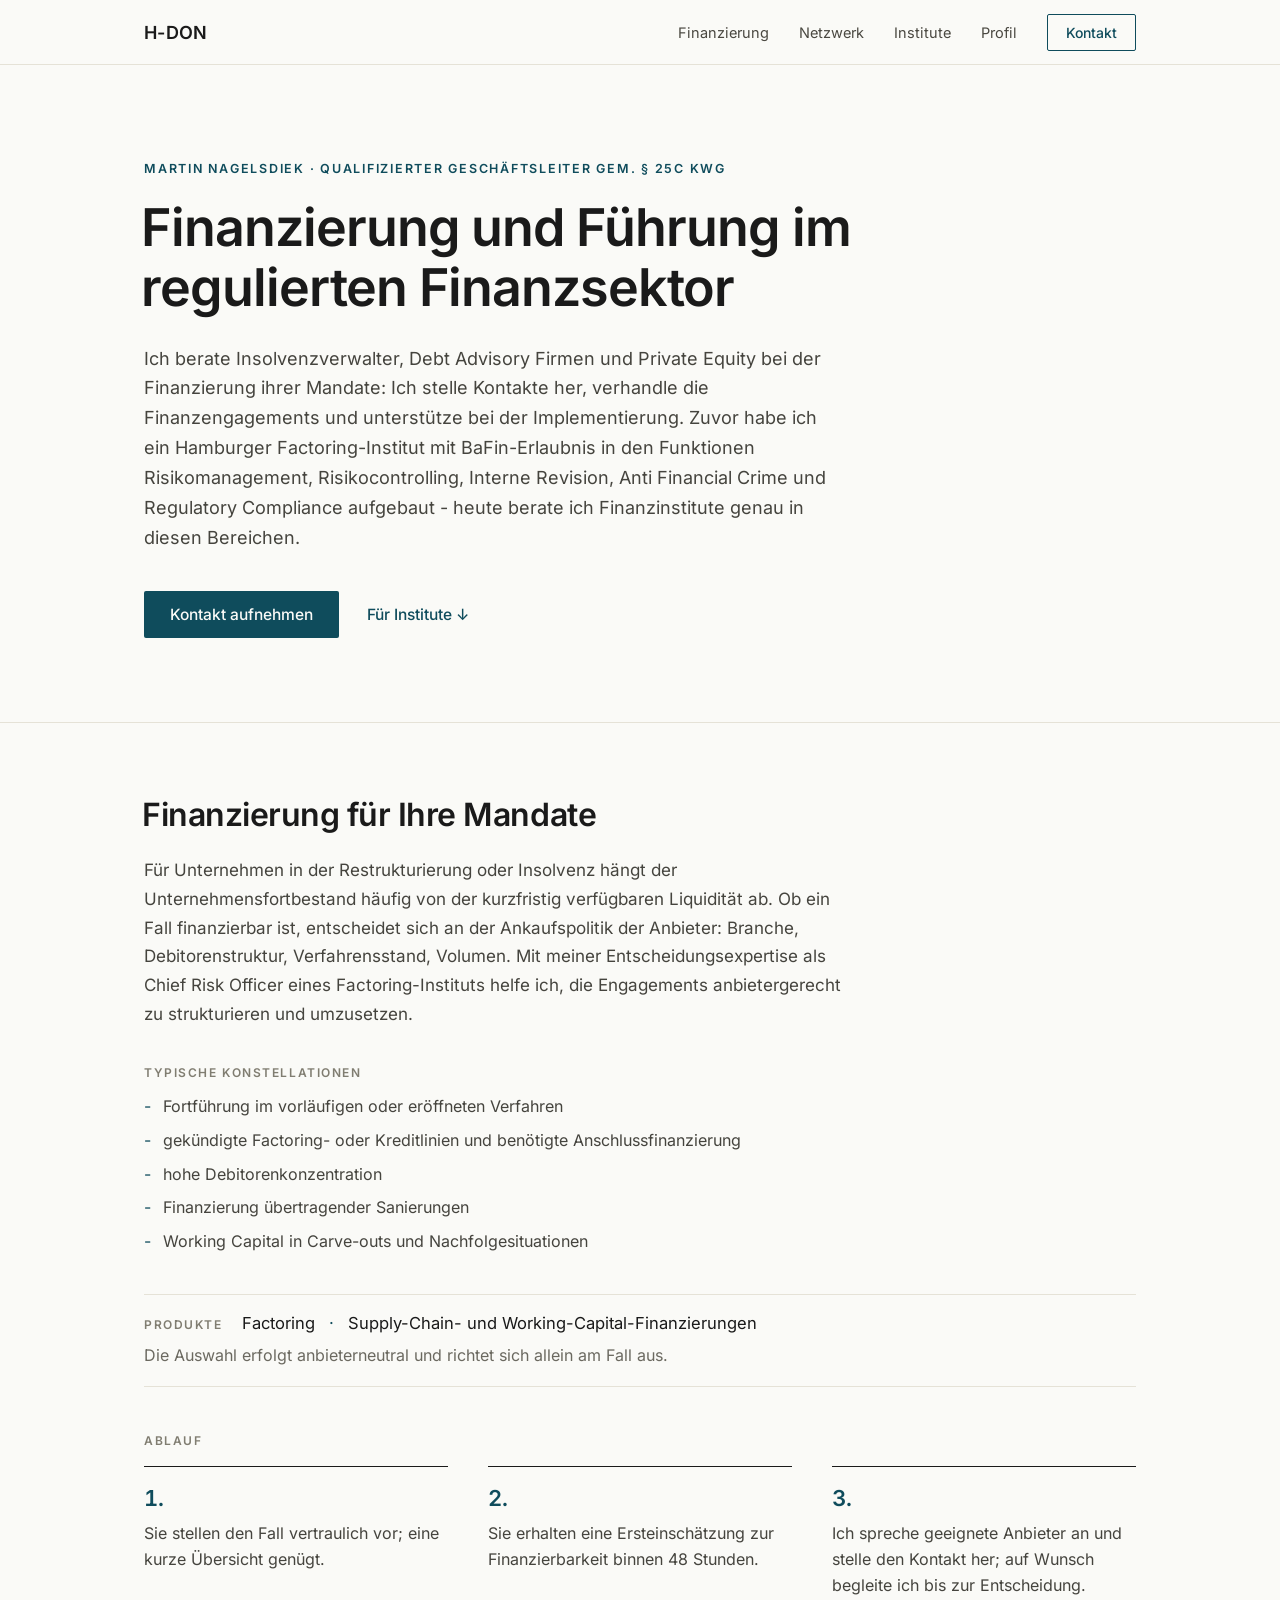
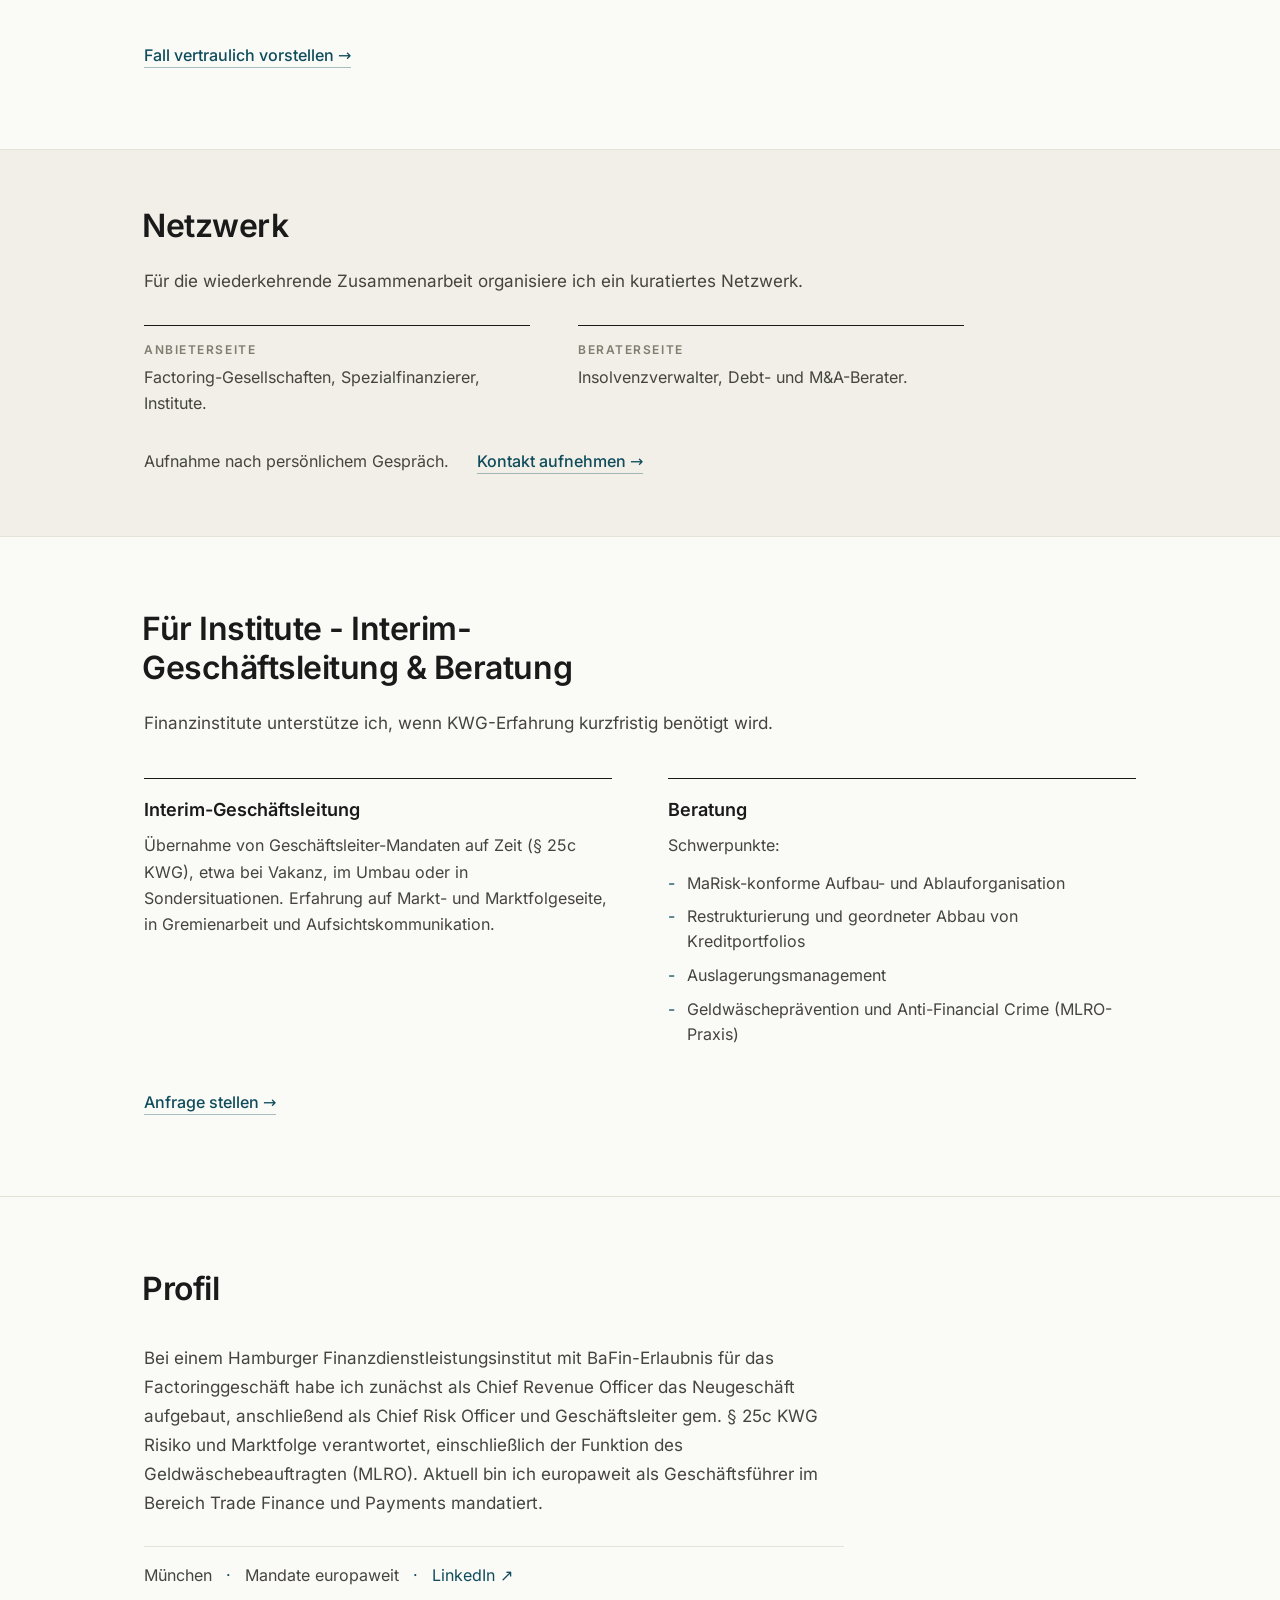
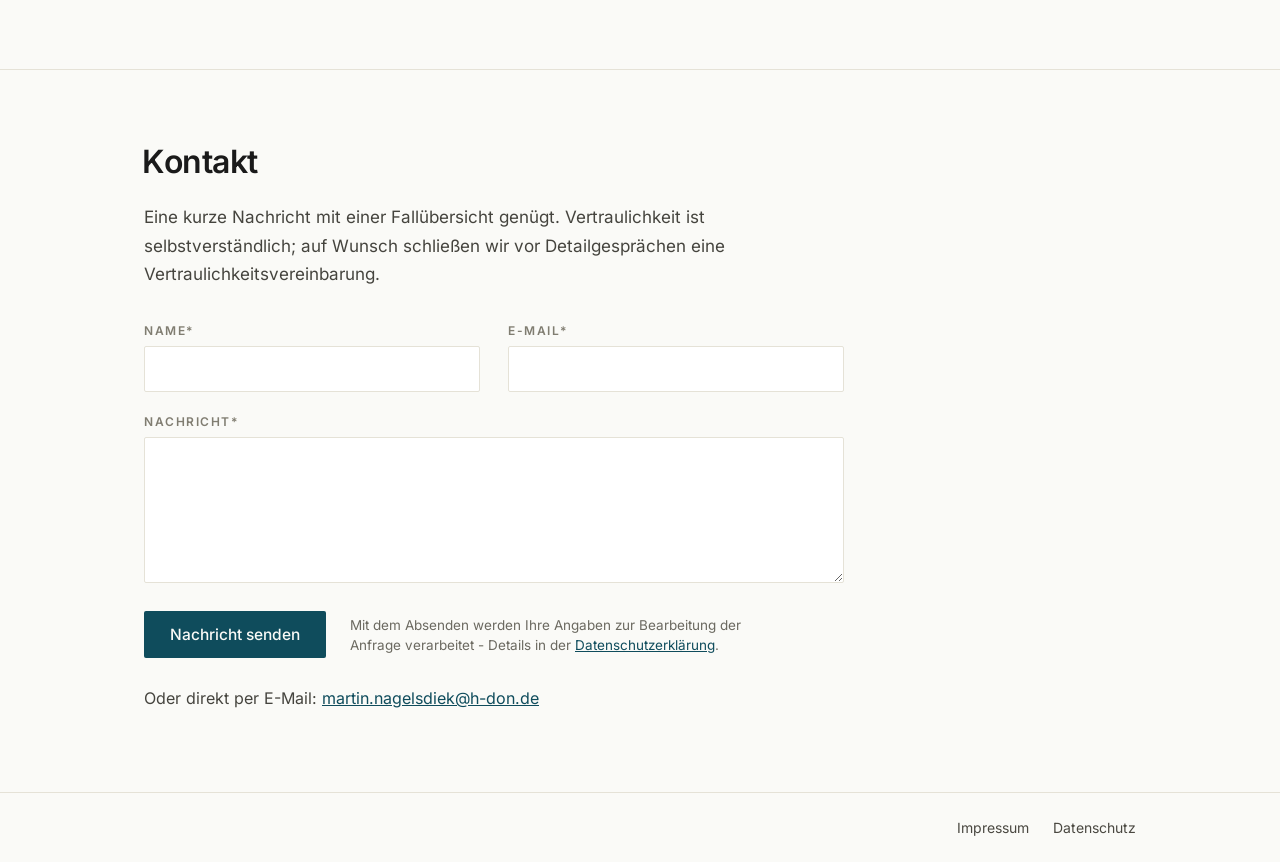
<file: index.html>
<!DOCTYPE html>
<html lang="de">
<head>
<meta charset="utf-8">
<meta http-equiv="Content-Security-Policy" content="default-src 'none'; script-src 'self'; style-src 'self'; img-src 'self' data:; font-src 'self' data:; connect-src https://api-eu1.hsforms.com; form-action 'self'; base-uri 'none'; object-src 'none'; upgrade-insecure-requests">
<meta name="referrer" content="strict-origin-when-cross-origin">
<meta name="viewport" content="width=device-width, initial-scale=1">
<title>H-DON · Martin Nagelsdiek - Finanzierung und Führung im regulierten Finanzsektor</title>
<meta name="description" content="Finanzierungslösungen für Insolvenzverwalter, Debt Advisors und Private Equity. Interim-Geschäftsleitung (§ 25c KWG) und Beratung für Finanzinstitute: Risikomanagement, Regulatory Compliance, Anti-Financial-Crime.">
<meta property="og:title" content="H-DON · Martin Nagelsdiek">
<meta property="og:description" content="Finanzierung für Restrukturierungs- und Insolvenzmandate. Interim-Geschäftsleitung und Beratung für Finanzinstitute.">
<meta property="og:locale" content="de_DE">
<link rel="icon" href="favicon.svg" type="image/svg+xml">
<link rel="stylesheet" href="styles.css">
</head>
<body>

<header>
  <div class="wrap header-inner">
    <a class="brand" href="#top">H-DON</a>
    <nav aria-label="Hauptnavigation">
      <a class="nav-link" href="#finanzierung">Finanzierung</a>
      <a class="nav-link" href="#netzwerk">Netzwerk</a>
      <a class="nav-link" href="#institute">Institute</a>
      <a class="nav-link" href="#profil">Profil</a>
      <a class="nav-cta" href="#kontakt">Kontakt</a>
    </nav>
  </div>
</header>

<main id="top">

<section class="hero">
  <div class="wrap">
    <div class="kicker">Martin Nagelsdiek · Qualifizierter Geschäftsleiter gem. § 25c KWG</div>
    <h1>Finanzierung und Führung im regulierten Finanzsektor</h1>
    <!-- Alternative Headline (Variante B aus dem Design):
    <h1>Finanzierungslösungen für Insolvenzverwalter und Debt Advisors. Führung für Finanzinstitute.</h1>
    -->
    <p class="lead">Ich berate Insolvenzverwalter, Debt Advisory Firmen und Private Equity bei der Finanzierung ihrer Mandate: Ich stelle Kontakte her, verhandle die Finanzengagements und unterstütze bei der Implementierung. Zuvor habe ich ein Hamburger Factoring-Institut mit BaFin-Erlaubnis in den Funktionen Risikomanagement, Risikocontrolling, Interne Revision, Anti Financial Crime und Regulatory Compliance aufgebaut - heute berate ich Finanzinstitute genau in diesen Bereichen.</p>
    <div class="hero-ctas">
      <a class="btn-primary" href="#kontakt">Kontakt aufnehmen</a>
      <a class="hero-sec" href="#institute">Für Institute ↓</a>
    </div>
  </div>
</section>

<section class="u-border-top-1px-solid-var-line-2d94" id="finanzierung">
  <div class="wrap section-inner">
    <h2>Finanzierung für Ihre Mandate</h2>
    <p class="copy">Für Unternehmen in der Restrukturierung oder Insolvenz hängt der Unternehmensfortbestand häufig von der kurzfristig verfügbaren Liquidität ab. Ob ein Fall finanzierbar ist, entscheidet sich an der Ankaufspolitik der Anbieter: Branche, Debitorenstruktur, Verfahrensstand, Volumen. Mit meiner Entscheidungsexpertise als Chief Risk Officer eines Factoring-Instituts helfe ich, die Engagements anbietergerecht zu strukturieren und umzusetzen.</p>
    <div class="u-margin-top-36px-d34d">
      <div class="u-margin-bottom-14px-2b58 label">Typische Konstellationen</div>
      <div class="dash-list">
        <div><span class="d">-</span><span>Fortführung im vorläufigen oder eröffneten Verfahren</span></div>
        <div><span class="d">-</span><span>gekündigte Factoring- oder Kreditlinien und benötigte Anschlussfinanzierung</span></div>
        <div><span class="d">-</span><span>hohe Debitorenkonzentration</span></div>
        <div><span class="d">-</span><span>Finanzierung übertragender Sanierungen</span></div>
        <div><span class="d">-</span><span>Working Capital in Carve-outs und Nachfolgesituationen</span></div>
      </div>
    </div>
    <div class="products">
      <div class="products-row">
        <span class="label">Produkte</span>
        <span class="products-list"><span>Factoring</span><span class="dot">·</span><span>Supply-Chain- und Working-Capital-Finanzierungen</span></span>
      </div>
      <div class="products-note">Die Auswahl erfolgt anbieterneutral und richtet sich allein am Fall aus.</div>
    </div>
    <div class="u-margin-bottom-18px-905d label">Ablauf</div>
    <div class="steps">
      <div class="step">
        <div class="step-num">1.</div>
        <div class="step-text">Sie stellen den Fall vertraulich vor; eine kurze Übersicht genügt.</div>
      </div>
      <div class="step">
        <div class="step-num">2.</div>
        <div class="step-text">Sie erhalten eine Ersteinschätzung zur Finanzierbarkeit binnen 48 Stunden.</div>
      </div>
      <div class="step">
        <div class="step-num">3.</div>
        <div class="step-text">Ich spreche geeignete Anbieter an und stelle den Kontakt her; auf Wunsch begleite ich bis zur Entscheidung.</div>
      </div>
    </div>
    <div class="u-margin-top-46px-1eb6">
      <a class="link-cta" href="#kontakt">Fall vertraulich vorstellen →</a>
    </div>
  </div>
</section>

<section id="netzwerk" class="netzwerk">
  <div class="wrap section-inner">
    <h2>Netzwerk</h2>
    <p class="u-margin-bottom-30px-3b4f copy">Für die wiederkehrende Zusammenarbeit organisiere ich ein kuratiertes Netzwerk.</p>
    <div class="cols-2">
      <div class="col-card">
        <div class="label">Anbieterseite</div>
        <div class="body">Factoring-Gesellschaften, Spezialfinanzierer, Institute.</div>
      </div>
      <div class="col-card">
        <div class="label">Beraterseite</div>
        <div class="body">Insolvenzverwalter, Debt- und M&amp;A-Berater.</div>
      </div>
    </div>
    <div class="inline-row">
      <span class="plain">Aufnahme nach persönlichem Gespräch.</span>
      <a class="link-cta" href="#kontakt">Kontakt aufnehmen →</a>
    </div>
  </div>
</section>

<section id="institute">
  <div class="wrap section-inner">
    <h2 class="u-max-width-26ch-ca03">Für Institute - Interim-Geschäftsleitung &amp; Beratung</h2>
    <p class="u-margin-bottom-40px-8c92 copy">Finanzinstitute unterstütze ich, wenn KWG-Erfahrung kurzfristig benötigt wird.</p>
    <div class="inst-cols">
      <div class="inst-card">
        <div class="title">Interim-Geschäftsleitung</div>
        <div class="body">Übernahme von Geschäftsleiter-Mandaten auf Zeit (§ 25c KWG), etwa bei Vakanz, im Umbau oder in Sondersituationen. Erfahrung auf Markt- und Marktfolgeseite, in Gremienarbeit und Aufsichtskommunikation.</div>
      </div>
      <div class="inst-card">
        <div class="title">Beratung</div>
        <div class="body">Schwerpunkte:</div>
        <div class="dash-list">
          <div><span class="d">-</span><span>MaRisk-konforme Aufbau- und Ablauforganisation</span></div>
          <div><span class="d">-</span><span>Restrukturierung und geordneter Abbau von Kreditportfolios</span></div>
          <div><span class="d">-</span><span>Auslagerungsmanagement</span></div>
          <div><span class="d">-</span><span>Geldwäscheprävention und Anti-Financial Crime (MLRO-Praxis)</span></div>
        </div>
      </div>
    </div>
    <div class="u-margin-top-46px-1eb6">
      <a class="link-cta" href="#kontakt">Anfrage stellen →</a>
    </div>
  </div>
</section>

<section class="u-border-top-1px-solid-var-line-2d94" id="profil">
  <div class="wrap section-inner">
    <h2 class="u-margin-bottom-36px-a5ad">Profil</h2>
    <div class="u-max-width-700px-bcaa profil-text">
      <p class="copy">Bei einem Hamburger Finanzdienstleistungsinstitut mit BaFin-Erlaubnis für das Factoringgeschäft habe ich zunächst als Chief Revenue Officer das Neugeschäft aufgebaut, anschließend als Chief Risk Officer und Geschäftsleiter gem. § 25c KWG Risiko und Marktfolge verantwortet, einschließlich der Funktion des Geldwäschebeauftragten (MLRO). Aktuell bin ich europaweit als Geschäftsführer im Bereich Trade Finance und Payments mandatiert.</p>
      <div class="meta-row">
        <span>München</span><span class="dot">·</span><span>Mandate europaweit</span><span class="dot">·</span><a href="https://www.linkedin.com/in/nagelsdiek" target="_blank" rel="noopener">LinkedIn ↗</a>
      </div>
    </div>
  </div>
</section>

<section class="u-border-top-1px-solid-var-line-2d94" id="kontakt">
  <div class="wrap section-inner">
    <h2>Kontakt</h2>
    <p class="u-margin-bottom-34px-28e5 copy">Eine kurze Nachricht mit einer Fallübersicht genügt. Vertraulichkeit ist selbstverständlich; auf Wunsch schließen wir vor Detailgesprächen eine Vertraulichkeitsvereinbarung.</p>
    <div id="danke" hidden>Vielen Dank für Ihre Nachricht - ich melde mich zeitnah bei Ihnen.</div>
    <!-- Kontaktformular: statisches Formular, Submission per fetch an die HubSpot Forms API
         (kein Embed-Script, kein hubspotutk-Cookie; hutk wird bewusst nicht mitgesendet).
         HubSpot-Formular: Portal 148321681, Form-GUID 899cf51d-01e0-4478-83f9-d83457cd53a9
         (Felder: email, firstname, lastname, message). -->
    <form id="kontakt-form" class="kontakt-form" hidden>
      <input type="checkbox" name="botcheck" class="hp" tabindex="-1" autocomplete="off">
      <div class="form-grid">
        <div class="form-field">
          <label for="kf-name">Name*</label>
          <input id="kf-name" type="text" name="name" required autocomplete="name">
        </div>
        <div class="form-field">
          <label for="kf-email">E-Mail*</label>
          <input id="kf-email" type="email" name="email" required autocomplete="email">
        </div>
        <div class="form-field form-field-full">
          <label for="kf-nachricht">Nachricht*</label>
          <textarea id="kf-nachricht" name="nachricht" rows="6" required></textarea>
        </div>
      </div>
      <div class="form-footer">
        <button type="submit" class="btn-primary">Nachricht senden</button>
        <span class="form-hinweis">Mit dem Absenden werden Ihre Angaben zur Bearbeitung der Anfrage verarbeitet - Details in der <a href="datenschutz.html">Datenschutzerklärung</a>.</span>
      </div>
      <div id="fehler" hidden>Das Senden hat leider nicht geklappt. Bitte versuchen Sie es erneut oder schreiben Sie direkt an <a href="mailto:martin.nagelsdiek@h-don.de">martin.nagelsdiek@h-don.de</a>.</div>
    </form>
    <noscript><p class="form-alt">Das Kontaktformular benötigt JavaScript - Sie erreichen uns direkt per E-Mail (Adresse unten).</p></noscript>
    <p class="form-alt">Oder direkt per E-Mail: <a href="mailto:martin.nagelsdiek@h-don.de">martin.nagelsdiek@h-don.de</a></p>
  </div>
</section>

</main>

<footer>
  <div class="wrap footer-inner">
    <span class="footer-links">
      <a href="impressum.html">Impressum</a>
      <a href="datenschutz.html">Datenschutz</a>
    </span>
  </div>
</footer>

<script src="app.js" defer></script>

</body>
</html>
</file>
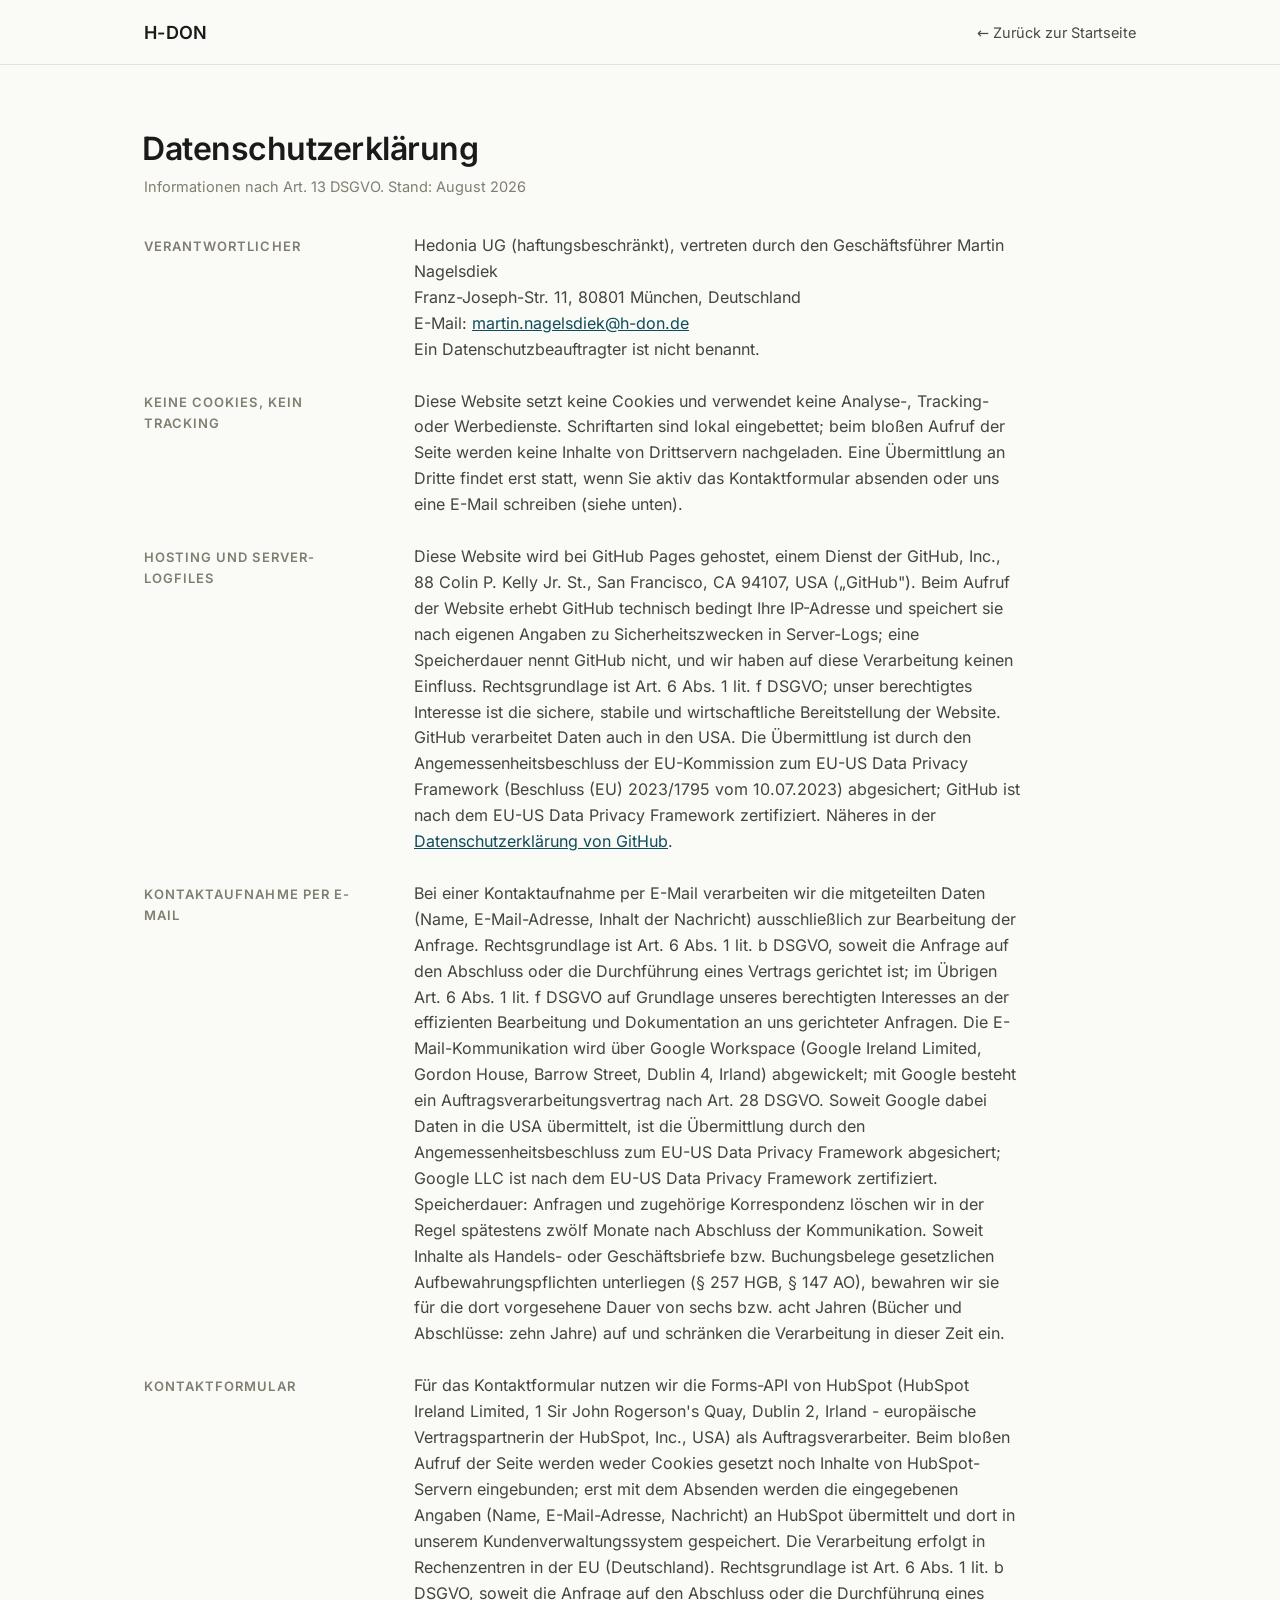
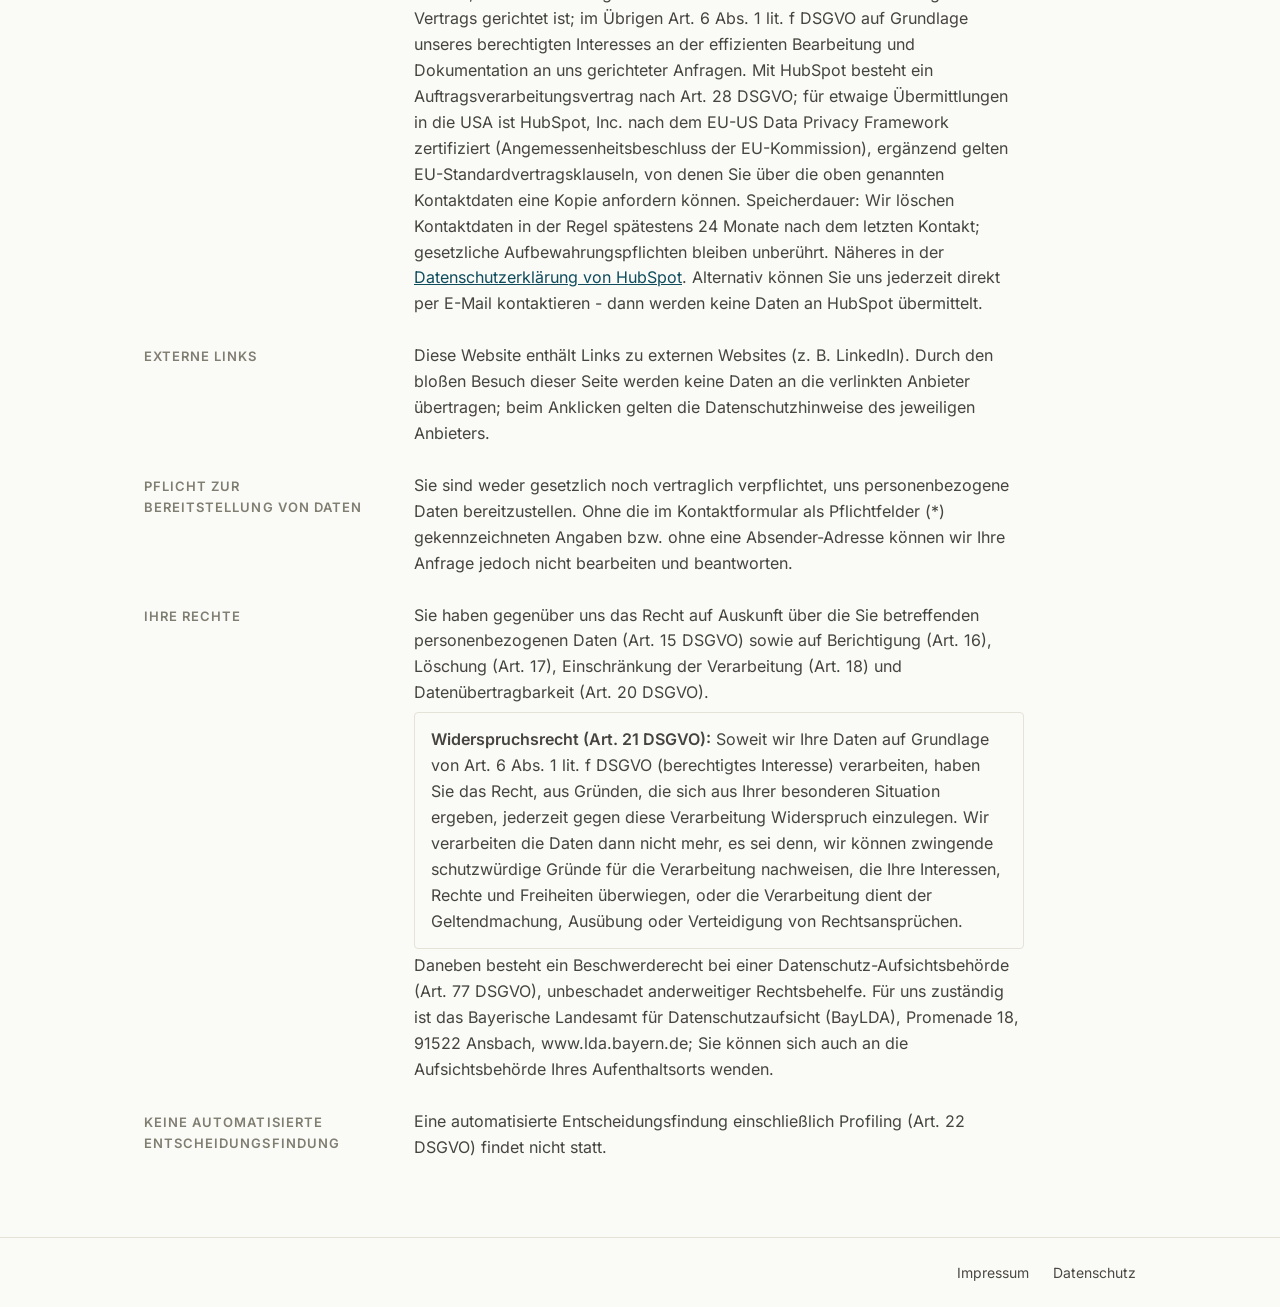
<file: datenschutz.html>
<!DOCTYPE html>
<html lang="de">
<head>
<meta charset="utf-8">
<meta http-equiv="Content-Security-Policy" content="default-src 'none'; script-src 'self'; style-src 'self'; img-src 'self' data:; font-src 'self' data:; connect-src https://api-eu1.hsforms.com; form-action 'self'; base-uri 'none'; object-src 'none'; upgrade-insecure-requests">
<meta name="referrer" content="strict-origin-when-cross-origin">
<meta name="viewport" content="width=device-width, initial-scale=1">
<title>Datenschutzerklärung · H-DON</title>
<meta name="description" content="Datenschutzerklärung der Hedonia UG (haftungsbeschränkt) für h-don.de.">
<link rel="icon" href="favicon.svg" type="image/svg+xml">
<link rel="stylesheet" href="styles.css">
</head>
<body>

<header>
  <div class="wrap header-inner">
    <a class="brand" href="index.html">H-DON</a>
    <nav aria-label="Hauptnavigation">
      <a class="nav-link" href="index.html">← Zurück zur Startseite</a>
    </nav>
  </div>
</header>

<main id="top">
<section class="legal" id="datenschutz">
  <div class="wrap legal-inner">
    <div class="legal-head">
      <h2 class="u-margin-0-0-0-2px-5990">Datenschutzerklärung</h2>
    </div>
    <p class="legal-note">Informationen nach Art. 13 DSGVO. Stand: August 2026</p>
    <div class="legal-grid">
      <div class="legal-label">Verantwortlicher</div>
      <div>Hedonia UG (haftungsbeschränkt), vertreten durch den Geschäftsführer Martin Nagelsdiek<br>Franz-Joseph-Str. 11, 80801 München, Deutschland<br>E-Mail: <a href="mailto:martin.nagelsdiek@h-don.de">martin.nagelsdiek@h-don.de</a><br>Ein Datenschutzbeauftragter ist nicht benannt.</div>

      <div class="legal-label">Keine Cookies, kein Tracking</div>
      <div>Diese Website setzt keine Cookies und verwendet keine Analyse-, Tracking- oder Werbedienste. Schriftarten sind lokal eingebettet; beim bloßen Aufruf der Seite werden keine Inhalte von Drittservern nachgeladen. Eine Übermittlung an Dritte findet erst statt, wenn Sie aktiv das Kontaktformular absenden oder uns eine E-Mail schreiben (siehe unten).</div>

      <div class="legal-label">Hosting und Server-Logfiles</div>
      <div>Diese Website wird bei GitHub Pages gehostet, einem Dienst der GitHub, Inc., 88 Colin P. Kelly Jr. St., San Francisco, CA 94107, USA („GitHub"). Beim Aufruf der Website erhebt GitHub technisch bedingt Ihre IP-Adresse und speichert sie nach eigenen Angaben zu Sicherheitszwecken in Server-Logs; eine Speicherdauer nennt GitHub nicht, und wir haben auf diese Verarbeitung keinen Einfluss. Rechtsgrundlage ist Art. 6 Abs. 1 lit. f DSGVO; unser berechtigtes Interesse ist die sichere, stabile und wirtschaftliche Bereitstellung der Website. GitHub verarbeitet Daten auch in den USA. Die Übermittlung ist durch den Angemessenheitsbeschluss der EU-Kommission zum EU-US Data Privacy Framework (Beschluss (EU) 2023/1795 vom 10.07.2023) abgesichert; GitHub ist nach dem EU-US Data Privacy Framework zertifiziert. Näheres in der <a href="https://docs.github.com/en/site-policy/privacy-policies/github-general-privacy-statement" target="_blank" rel="noopener">Datenschutzerklärung von GitHub</a>.</div>

      <div class="legal-label">Kontaktaufnahme per E-Mail</div>
      <div>Bei einer Kontaktaufnahme per E-Mail verarbeiten wir die mitgeteilten Daten (Name, E-Mail-Adresse, Inhalt der Nachricht) ausschließlich zur Bearbeitung der Anfrage. Rechtsgrundlage ist Art. 6 Abs. 1 lit. b DSGVO, soweit die Anfrage auf den Abschluss oder die Durchführung eines Vertrags gerichtet ist; im Übrigen Art. 6 Abs. 1 lit. f DSGVO auf Grundlage unseres berechtigten Interesses an der effizienten Bearbeitung und Dokumentation an uns gerichteter Anfragen. Die E-Mail-Kommunikation wird über Google Workspace (Google Ireland Limited, Gordon House, Barrow Street, Dublin 4, Irland) abgewickelt; mit Google besteht ein Auftragsverarbeitungsvertrag nach Art. 28 DSGVO. Soweit Google dabei Daten in die USA übermittelt, ist die Übermittlung durch den Angemessenheitsbeschluss zum EU-US Data Privacy Framework abgesichert; Google LLC ist nach dem EU-US Data Privacy Framework zertifiziert. Speicherdauer: Anfragen und zugehörige Korrespondenz löschen wir in der Regel spätestens zwölf Monate nach Abschluss der Kommunikation. Soweit Inhalte als Handels- oder Geschäftsbriefe bzw. Buchungsbelege gesetzlichen Aufbewahrungspflichten unterliegen (§ 257 HGB, § 147 AO), bewahren wir sie für die dort vorgesehene Dauer von sechs bzw. acht Jahren (Bücher und Abschlüsse: zehn Jahre) auf und schränken die Verarbeitung in dieser Zeit ein.</div>

      <div class="legal-label">Kontaktformular</div>
      <div>Für das Kontaktformular nutzen wir die Forms-API von HubSpot (HubSpot Ireland Limited, 1 Sir John Rogerson's Quay, Dublin 2, Irland - europäische Vertragspartnerin der HubSpot, Inc., USA) als Auftragsverarbeiter. Beim bloßen Aufruf der Seite werden weder Cookies gesetzt noch Inhalte von HubSpot-Servern eingebunden; erst mit dem Absenden werden die eingegebenen Angaben (Name, E-Mail-Adresse, Nachricht) an HubSpot übermittelt und dort in unserem Kundenverwaltungssystem gespeichert. Die Verarbeitung erfolgt in Rechenzentren in der EU (Deutschland). Rechtsgrundlage ist Art. 6 Abs. 1 lit. b DSGVO, soweit die Anfrage auf den Abschluss oder die Durchführung eines Vertrags gerichtet ist; im Übrigen Art. 6 Abs. 1 lit. f DSGVO auf Grundlage unseres berechtigten Interesses an der effizienten Bearbeitung und Dokumentation an uns gerichteter Anfragen. Mit HubSpot besteht ein Auftragsverarbeitungsvertrag nach Art. 28 DSGVO; für etwaige Übermittlungen in die USA ist HubSpot, Inc. nach dem EU-US Data Privacy Framework zertifiziert (Angemessenheitsbeschluss der EU-Kommission), ergänzend gelten EU-Standardvertragsklauseln, von denen Sie über die oben genannten Kontaktdaten eine Kopie anfordern können. Speicherdauer: Wir löschen Kontaktdaten in der Regel spätestens 24 Monate nach dem letzten Kontakt; gesetzliche Aufbewahrungspflichten bleiben unberührt. Näheres in der <a href="https://legal.hubspot.com/de/privacy-policy" target="_blank" rel="noopener">Datenschutzerklärung von HubSpot</a>. Alternativ können Sie uns jederzeit direkt per E-Mail kontaktieren - dann werden keine Daten an HubSpot übermittelt.</div>

      <div class="legal-label">Externe Links</div>
      <div>Diese Website enthält Links zu externen Websites (z. B. LinkedIn). Durch den bloßen Besuch dieser Seite werden keine Daten an die verlinkten Anbieter übertragen; beim Anklicken gelten die Datenschutzhinweise des jeweiligen Anbieters.</div>

      <div class="legal-label">Pflicht zur Bereitstellung von Daten</div>
      <div>Sie sind weder gesetzlich noch vertraglich verpflichtet, uns personenbezogene Daten bereitzustellen. Ohne die im Kontaktformular als Pflichtfelder (*) gekennzeichneten Angaben bzw. ohne eine Absender-Adresse können wir Ihre Anfrage jedoch nicht bearbeiten und beantworten.</div>

      <div class="legal-label">Ihre Rechte</div>
      <div>Sie haben gegenüber uns das Recht auf Auskunft über die Sie betreffenden personenbezogenen Daten (Art. 15 DSGVO) sowie auf Berichtigung (Art. 16), Löschung (Art. 17), Einschränkung der Verarbeitung (Art. 18) und Datenübertragbarkeit (Art. 20 DSGVO).
      <div class="u-margin-6px-0-4px-padding-14px-16px-borde-b903"><strong>Widerspruchsrecht (Art. 21 DSGVO):</strong> Soweit wir Ihre Daten auf Grundlage von Art. 6 Abs. 1 lit. f DSGVO (berechtigtes Interesse) verarbeiten, haben Sie das Recht, aus Gründen, die sich aus Ihrer besonderen Situation ergeben, jederzeit gegen diese Verarbeitung Widerspruch einzulegen. Wir verarbeiten die Daten dann nicht mehr, es sei denn, wir können zwingende schutzwürdige Gründe für die Verarbeitung nachweisen, die Ihre Interessen, Rechte und Freiheiten überwiegen, oder die Verarbeitung dient der Geltendmachung, Ausübung oder Verteidigung von Rechtsansprüchen.</div>
      Daneben besteht ein Beschwerderecht bei einer Datenschutz-Aufsichtsbehörde (Art. 77 DSGVO), unbeschadet anderweitiger Rechtsbehelfe. Für uns zuständig ist das Bayerische Landesamt für Datenschutzaufsicht (BayLDA), Promenade 18, 91522 Ansbach, www.lda.bayern.de; Sie können sich auch an die Aufsichtsbehörde Ihres Aufenthaltsorts wenden.</div>

      <div class="legal-label">Keine automatisierte Entscheidungsfindung</div>
      <div>Eine automatisierte Entscheidungsfindung einschließlich Profiling (Art. 22 DSGVO) findet nicht statt.</div>
    </div>
  </div>
</section>
</main>

<footer>
  <div class="wrap footer-inner">
    <span class="footer-links">
      <a href="impressum.html">Impressum</a>
      <a href="datenschutz.html">Datenschutz</a>
    </span>
  </div>
</footer>

</body>
</html>
</file>
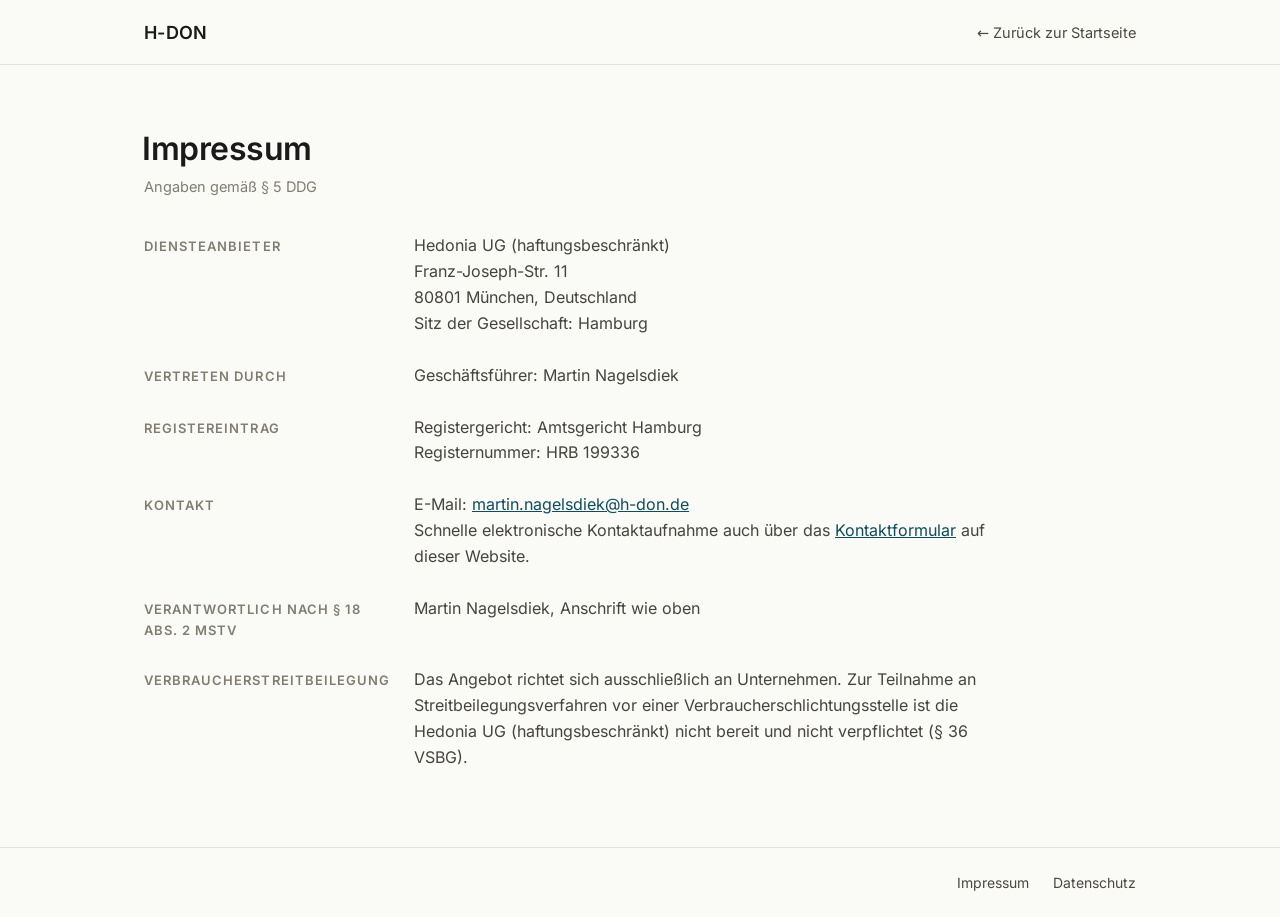
<file: impressum.html>
<!DOCTYPE html>
<html lang="de">
<head>
<meta charset="utf-8">
<meta http-equiv="Content-Security-Policy" content="default-src 'none'; script-src 'self'; style-src 'self'; img-src 'self' data:; font-src 'self' data:; connect-src https://api-eu1.hsforms.com; form-action 'self'; base-uri 'none'; object-src 'none'; upgrade-insecure-requests">
<meta name="referrer" content="strict-origin-when-cross-origin">
<meta name="viewport" content="width=device-width, initial-scale=1">
<title>Impressum · H-DON</title>
<meta name="description" content="Impressum der Hedonia UG (haftungsbeschränkt), München.">
<link rel="icon" href="favicon.svg" type="image/svg+xml">
<link rel="stylesheet" href="styles.css">
</head>
<body>

<header>
  <div class="wrap header-inner">
    <a class="brand" href="index.html">H-DON</a>
    <nav aria-label="Hauptnavigation">
      <a class="nav-link" href="index.html">← Zurück zur Startseite</a>
    </nav>
  </div>
</header>

<main id="top">
<section class="legal" id="impressum">
  <div class="wrap legal-inner">
    <div class="legal-head">
      <h2 class="u-margin-0-0-0-2px-5990">Impressum</h2>
    </div>
    <p class="legal-note">Angaben gemäß § 5 DDG</p>
    <div class="legal-grid">
      <div class="legal-label">Diensteanbieter</div>
      <div>Hedonia UG (haftungsbeschränkt)<br>Franz-Joseph-Str. 11<br>80801 München, Deutschland<br>Sitz der Gesellschaft: Hamburg</div>
      <div class="legal-label">Vertreten durch</div>
      <div>Geschäftsführer: Martin Nagelsdiek</div>
      <div class="legal-label">Registereintrag</div>
      <div>Registergericht: Amtsgericht Hamburg<br>Registernummer: HRB 199336</div>
      <div class="legal-label">Kontakt</div>
      <div>E-Mail: <a href="mailto:martin.nagelsdiek@h-don.de">martin.nagelsdiek@h-don.de</a><br>Schnelle elektronische Kontaktaufnahme auch über das <a href="index.html#kontakt">Kontaktformular</a> auf dieser Website.</div>
      <!-- USt-IdNr. gemäß § 27a UStG: sobald vorhanden, hier als eigene Zeile ergänzen
           (Label "Umsatzsteuer-ID", Wert "USt-IdNr. gemäß § 27a UStG: DE…"). -->
      <div class="legal-label">Verantwortlich nach § 18 Abs. 2 MStV</div>
      <div>Martin Nagelsdiek, Anschrift wie oben</div>
      <div class="legal-label">Verbraucherstreitbeilegung</div>
      <div>Das Angebot richtet sich ausschließlich an Unternehmen. Zur Teilnahme an Streitbeilegungsverfahren vor einer Verbraucherschlichtungsstelle ist die Hedonia UG (haftungsbeschränkt) nicht bereit und nicht verpflichtet (§ 36 VSBG).</div>
    </div>
  </div>
</section>
</main>

<footer>
  <div class="wrap footer-inner">
    <span class="footer-links">
      <a href="impressum.html">Impressum</a>
      <a href="datenschutz.html">Datenschutz</a>
    </span>
  </div>
</footer>

</body>
</html>
</file>
<file: styles.css>
@font-face{font-family:'Inter';font-style:normal;font-weight:400;font-display:swap;src:url([data-uri]) format('woff2')}
@font-face{font-family:'Inter';font-style:normal;font-weight:500;font-display:swap;src:url([data-uri]) format('woff2')}
@font-face{font-family:'Inter';font-style:normal;font-weight:600;font-display:swap;src:url([data-uri]) format('woff2')}
:root{
  --bg:#FAFAF7; --bg-alt:#F1EFE7; --ink:#1A1A1A; --body:#45443E; --muted:#6B6960;
  --label:#807D71; --line:#E5E2D7; --accent:#0F4C5C; --accent-dark:#0A3945;
}
*{box-sizing:border-box}
html{scroll-behavior:smooth}
@media (prefers-reduced-motion:reduce){html{scroll-behavior:auto}}
html,body{margin:0;padding:0;background:var(--bg)}
body{color:var(--ink);font-family:'Inter',system-ui,-apple-system,'Segoe UI',sans-serif;min-height:100vh}
a{color:var(--accent)}
a:hover{color:var(--accent-dark)}
.wrap{max-width:1104px;margin:0 auto;padding:0 56px}

/* Header */
header{position:sticky;top:0;z-index:10;background:rgba(250,250,247,.94);border-bottom:1px solid var(--line);backdrop-filter:blur(6px)}
.header-inner{height:64px;display:flex;align-items:center;justify-content:space-between}
.brand{font-size:18px;font-weight:600;letter-spacing:.02em;color:var(--ink);text-decoration:none}
nav{display:flex;align-items:center;gap:30px}
.nav-link{font-size:14.5px;color:#4A4841;text-decoration:none}
.nav-link:hover{color:var(--accent)}
.nav-cta{font-size:14px;font-weight:500;color:var(--accent);text-decoration:none;border:1px solid var(--accent);padding:9px 18px;border-radius:2px}
.nav-cta:hover{background:var(--accent);color:var(--bg)}

/* Shared */
section{scroll-margin-top:88px}
.section-inner{padding-top:72px;padding-bottom:84px}
h1{font-size:52px;line-height:1.15;font-weight:600;letter-spacing:-.02em;margin:22px 0 26px -3px;max-width:23ch;text-wrap:pretty}
h2{font-size:32px;font-weight:600;letter-spacing:-.015em;margin:0 0 22px -2px;text-wrap:pretty}
.kicker{font-size:12.5px;font-weight:600;letter-spacing:.14em;text-transform:uppercase;color:var(--accent)}
.label{font-size:12px;font-weight:600;letter-spacing:.13em;text-transform:uppercase;color:var(--label)}
.lead{font-size:18px;line-height:1.66;color:var(--body);max-width:700px;margin:0 0 38px;text-wrap:pretty}
.copy{font-size:17px;line-height:1.7;color:var(--body);max-width:700px;margin:0;text-wrap:pretty}
.dash-list{display:flex;flex-direction:column;gap:9px;max-width:700px}
.dash-list>div{display:flex;gap:12px;font-size:16px;line-height:1.55;color:var(--body)}
.dash-list span.d{color:var(--accent)}
.link-cta{font-size:16px;font-weight:500;color:var(--accent);text-decoration:none;border-bottom:1.5px solid rgba(15,76,92,.35);padding-bottom:2px}
.link-cta:hover{border-bottom-color:var(--accent)}
.btn-primary{display:inline-block;background:var(--accent);color:var(--bg);font-size:15.5px;font-weight:500;text-decoration:none;padding:14px 26px;border-radius:2px}
.btn-primary:hover{background:var(--accent-dark);color:var(--bg)}

/* Hero */
.hero{padding:96px 0 84px}
.hero-ctas{display:flex;align-items:center;gap:28px;flex-wrap:wrap}
.hero-sec{font-size:15.5px;font-weight:500;color:var(--accent);text-decoration:none}

/* Finanzierung */
.products{display:flex;flex-direction:column;gap:10px;border-top:1px solid var(--line);border-bottom:1px solid var(--line);padding:18px 0;margin:40px 0 46px}
.products-row{display:flex;align-items:baseline;gap:20px;flex-wrap:wrap}
.products-list{display:flex;gap:14px;font-size:16.5px;align-items:baseline;flex-wrap:wrap}
.products-note{font-size:16px;line-height:1.55;color:var(--muted)}
.steps{display:grid;grid-template-columns:1fr 1fr 1fr;gap:40px}
.step{border-top:1px solid var(--ink);padding-top:18px;display:flex;flex-direction:column;gap:10px}
.step-num{font-size:22px;font-weight:600;color:var(--accent);font-variant-numeric:tabular-nums}
.step-text{font-size:16px;line-height:1.62;color:var(--body)}

/* Netzwerk */
.netzwerk{background:var(--bg-alt);border-top:1px solid var(--line);border-bottom:1px solid var(--line)}
.netzwerk .section-inner{padding-top:56px;padding-bottom:62px}
.cols-2{display:grid;grid-template-columns:1fr 1fr;gap:48px;max-width:820px}
.col-card{border-top:1px solid var(--ink);padding-top:16px;display:flex;flex-direction:column;gap:8px}
.col-card .body{font-size:16px;line-height:1.62;color:var(--body)}
.inline-row{display:flex;align-items:baseline;gap:28px;margin-top:34px;flex-wrap:wrap}
.inline-row .plain{font-size:16px;color:var(--body)}

/* Institute */
.inst-cols{display:grid;grid-template-columns:1fr 1fr;gap:56px}
.inst-card{border-top:1px solid var(--ink);padding-top:20px;display:flex;flex-direction:column;gap:12px}
.inst-card .title{font-size:18px;font-weight:600}
.inst-card .body{font-size:16px;line-height:1.65;color:var(--body);text-wrap:pretty}

/* Profil */
.profil-text{display:flex;flex-direction:column;gap:22px}
.meta-row{display:flex;align-items:baseline;gap:14px;border-top:1px solid var(--line);padding-top:18px;margin-top:6px;font-size:16px;color:var(--body);flex-wrap:wrap}
.meta-row a{color:var(--accent);text-decoration:none}
.meta-row a:hover{color:var(--accent-dark)}
.dot{color:var(--accent)}

/* Kontaktformular */
.kontakt-form{max-width:700px}
.hp{display:none !important}
.form-grid{display:grid;grid-template-columns:1fr 1fr;gap:22px 28px}
.form-field{display:flex;flex-direction:column;gap:8px}
.form-field-full{grid-column:1 / -1}
.form-field label{font-size:12px;font-weight:600;letter-spacing:.13em;text-transform:uppercase;color:var(--label)}
.form-field input,.form-field select,.form-field textarea{font-family:inherit;font-size:16px;color:var(--ink);background:#fff;border:1px solid var(--line);border-radius:2px;padding:12px 14px;width:100%}
.form-field textarea{resize:vertical;min-height:140px}
.form-field input:focus,.form-field select:focus,.form-field textarea:focus{outline:none;border-color:var(--accent)}
.form-footer{display:flex;align-items:center;gap:24px;margin-top:28px;flex-wrap:wrap}
.form-footer .btn-primary{border:0;cursor:pointer;font-family:inherit}
.form-hinweis{font-size:13.5px;line-height:1.5;color:var(--muted);max-width:420px}
.form-alt{font-size:16px;color:var(--body);margin:30px 0 0}
#danke,#fehler{max-width:700px;background:var(--bg-alt);border:1px solid var(--line);border-left:3px solid var(--accent);padding:16px 20px;font-size:16px;color:var(--body);margin:0 0 30px}
#fehler{border-left-color:#8C2F2F;margin:26px 0 0}

/* Legal sections (in-page, toggled via footer) */
[hidden]{display:none !important}
.legal-inner{padding-top:64px;padding-bottom:76px}
.legal-head{display:flex;align-items:baseline;justify-content:space-between;gap:24px;margin:0 0 10px}
.legal-close{font-size:14.5px;color:#4A4841;text-decoration:none;white-space:nowrap}
.legal-close:hover{color:var(--accent)}
.legal-note{font-size:14.5px;color:var(--label);margin:0 0 38px}
.legal-grid{display:grid;grid-template-columns:230px 1fr;gap:26px 40px;max-width:880px;font-size:16px;line-height:1.62;color:var(--body)}
.legal-label{font-size:13px;font-weight:600;letter-spacing:.08em;text-transform:uppercase;color:var(--label);padding-top:3px}
.ph{background:#F1EDDC;padding:1px 6px}

/* Footer */
footer{border-top:1px solid var(--line)}
.footer-inner{padding-top:26px;padding-bottom:26px;display:flex;align-items:baseline;justify-content:flex-end;gap:16px;flex-wrap:wrap}
.footer-links{display:flex;gap:24px}
.footer-links a{font-size:14px;color:#4A4841;text-decoration:none}
.footer-links a:hover{color:var(--accent)}

/* Responsive */
@media (max-width:920px){
  .wrap{padding:0 24px}
  h1{font-size:clamp(32px,7.5vw,44px)}
  h2{font-size:27px}
  .hero{padding:64px 0 60px}
  .section-inner{padding-top:56px;padding-bottom:60px}
  .steps{grid-template-columns:1fr;gap:26px}
  .cols-2{grid-template-columns:1fr;gap:28px}
  .inst-cols{grid-template-columns:1fr;gap:36px}
  .form-grid{grid-template-columns:1fr;gap:18px}
  .legal-grid{grid-template-columns:1fr;gap:8px 0}
  .legal-grid > div:not(.legal-label){margin-bottom:16px}
  .legal-inner{padding-top:48px;padding-bottom:56px}
}
@media (max-width:720px){
  .nav-link{display:none}
}

/* --- Utility-Klassen (ersetzen frühere inline style="" Attribute, CSP-konform) --- */
.u-border-top-1px-solid-var-line-2d94 { border-top:1px solid var(--line); }
.u-margin-top-36px-d34d { margin-top:36px; }
.u-margin-bottom-14px-2b58 { margin-bottom:14px; }
.u-margin-bottom-18px-905d { margin-bottom:18px; }
.u-margin-top-46px-1eb6 { margin-top:46px; }
.u-margin-bottom-30px-3b4f { margin-bottom:30px; }
.u-max-width-26ch-ca03 { max-width:26ch; }
.u-margin-bottom-40px-8c92 { margin-bottom:40px; }
.u-margin-bottom-36px-a5ad { margin-bottom:36px; }
.u-max-width-700px-bcaa { max-width:700px; }
.u-margin-bottom-34px-28e5 { margin-bottom:34px; }
.u-margin-0-0-0-2px-5990 { margin:0 0 0 -2px; }
.u-margin-6px-0-4px-padding-14px-16px-borde-b903 { margin:6px 0 4px; padding:14px 16px; border:1px solid var(--line); border-radius:4px; }
</file>
